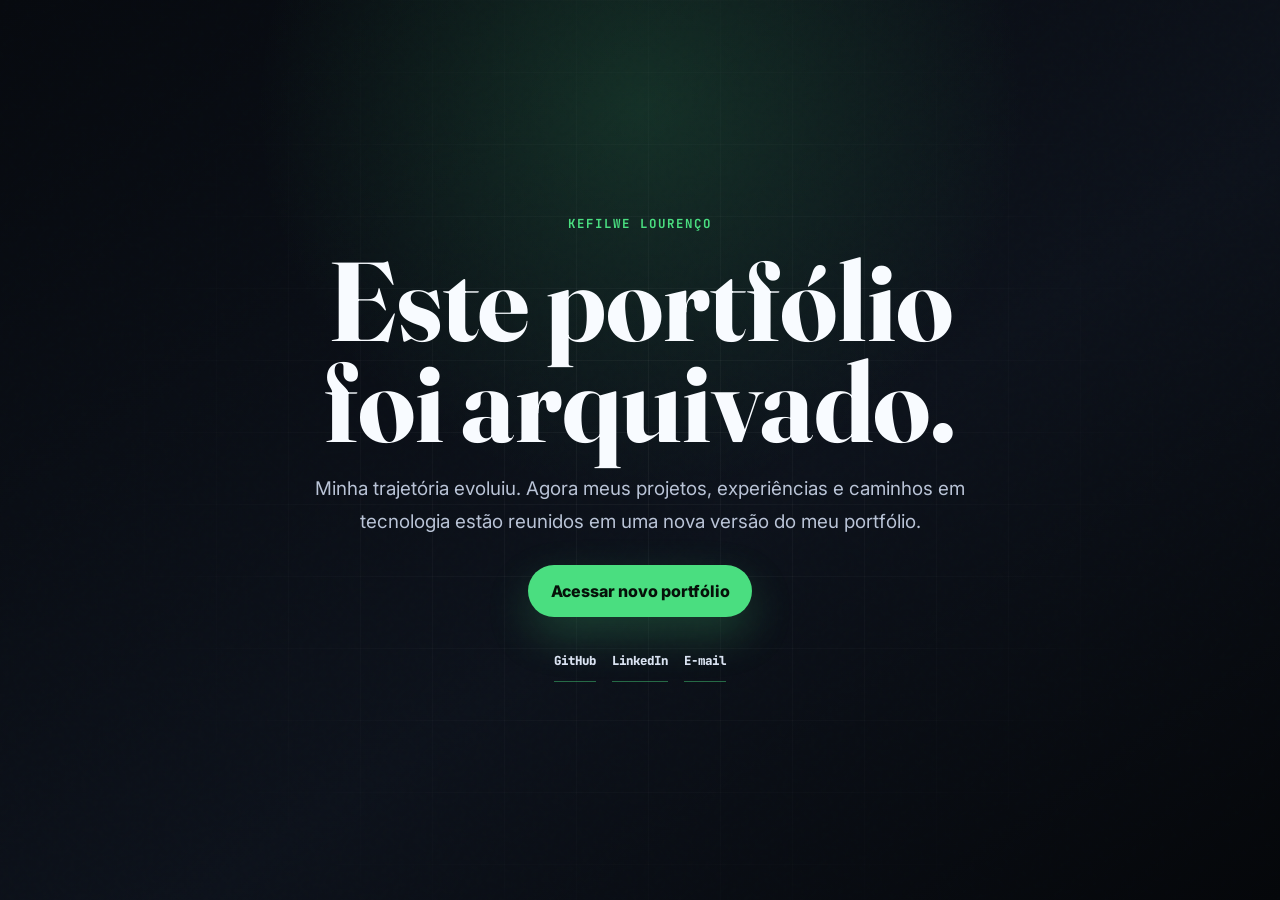
<file: index.html>
﻿<!doctype html>
<html lang="pt-BR">
  <head>
    <meta charset="UTF-8" />
    <meta name="viewport" content="width=device-width, initial-scale=1.0" />
    <meta name="theme-color" content="#070a0f" />
    <meta
      name="description"
      content="O portfólio antigo de Kefilwe Lourenço foi arquivado e redireciona para a nova versão em kefilwe.dev."
    />
    <meta property="og:title" content="Portfólio arquivado | Kefilwe Lourenço" />
    <meta
      property="og:description"
      content="Este portfólio antigo foi arquivado. Acesse a nova versão com projetos, experiências e caminhos em tecnologia."
    />
    <meta property="og:type" content="website" />
    <meta property="og:url" content="https://kefilwe.dev/" />
    <link rel="canonical" href="https://kefilwe.dev/" />
    <link rel="icon" href="./assets/img/favicon.svg" type="image/svg+xml" />
    <title>Portfólio arquivado | Kefilwe Lourenço</title>
    <style>
      @import url("https://fonts.googleapis.com/css2?family=Fraunces:opsz,wght@9..144,600;9..144,700&family=Inter:wght@400;500;600;700;800&family=JetBrains+Mono:wght@500;700&display=swap");

      * {
        box-sizing: border-box;
      }

      html {
        min-width: 320px;
        background: #070a0f;
      }

      body {
        min-width: 320px;
        min-height: 100svh;
        margin: 0;
        overflow-x: hidden;
        background: #070a0f;
        color: #edf2ff;
        font-family: Inter, ui-sans-serif, system-ui, sans-serif;
      }

      a {
        color: inherit;
        font: inherit;
      }

      ::selection {
        background: #4ade80;
        color: #07110a;
      }

      :focus-visible {
        outline: 3px solid #86efac;
        outline-offset: 5px;
        border-radius: 0.6rem;
      }

      .archive-page {
        position: relative;
        isolation: isolate;
        min-height: 100svh;
        display: grid;
        place-items: center;
        padding: clamp(1.25rem, 4vw, 3rem);
        background:
          radial-gradient(circle at 50% 12%, rgba(74, 222, 128, 0.16), transparent 24rem),
          linear-gradient(145deg, #070a0f 0%, #0d121b 58%, #05070a 100%);
      }

      .archive-page::before {
        content: "";
        position: fixed;
        inset: 0;
        z-index: -2;
        pointer-events: none;
        background-image:
          linear-gradient(rgba(255, 255, 255, 0.045) 1px, transparent 1px),
          linear-gradient(90deg, rgba(255, 255, 255, 0.045) 1px, transparent 1px);
        background-size: 72px 72px;
        mask-image: radial-gradient(circle at center, #000 0%, transparent 76%);
      }

      .archive-page::after {
        content: "";
        position: fixed;
        inset: 0;
        z-index: -1;
        pointer-events: none;
        opacity: 0.12;
        background-image: url("data:image/svg+xml,%3Csvg viewBox='0 0 180 180' xmlns='http://www.w3.org/2000/svg'%3E%3Cfilter id='n'%3E%3CfeTurbulence type='fractalNoise' baseFrequency='.9' numOctaves='3' stitchTiles='stitch'/%3E%3C/filter%3E%3Crect width='100%25' height='100%25' filter='url(%23n)' opacity='.42'/%3E%3C/svg%3E");
        mix-blend-mode: soft-light;
      }

      .archive-hero {
        width: min(100%, 760px);
        display: grid;
        justify-items: center;
        gap: 1.25rem;
        text-align: center;
      }

      .archive-kicker {
        margin: 0;
        color: #4ade80;
        font: 700 0.78rem/1 JetBrains Mono, monospace;
        letter-spacing: 0.16em;
        text-transform: uppercase;
      }

      .archive-hero h1 {
        max-width: 11ch;
        margin: 0;
        color: #f8fbff;
        font: 700 clamp(3.2rem, 11vw, 7rem) / 0.9 Fraunces, Georgia, serif;
        letter-spacing: 0;
      }

      .archive-copy {
        max-width: 42rem;
        margin: 0;
        color: #b9c3d6;
        font-size: clamp(1rem, 2vw, 1.18rem);
        line-height: 1.75;
      }

      .archive-primary {
        min-height: 3.25rem;
        display: inline-flex;
        align-items: center;
        justify-content: center;
        border: 1px solid rgba(74, 222, 128, 0.72);
        border-radius: 999px;
        background: #4ade80;
        color: #061109;
        font-weight: 800;
        margin-top: 0.4rem;
        padding: 0.9rem 1.35rem;
        text-decoration: none;
        box-shadow: 0 18px 44px rgba(74, 222, 128, 0.22);
        transition: transform 0.18s ease, box-shadow 0.18s ease, background 0.18s ease;
      }

      .archive-primary:hover {
        transform: translateY(-2px);
        background: #86efac;
        box-shadow: 0 24px 52px rgba(74, 222, 128, 0.28);
      }

      .archive-links {
        display: flex;
        flex-wrap: wrap;
        justify-content: center;
        gap: 0.65rem 1rem;
        margin-top: 0.3rem;
      }

      .archive-links a {
        min-height: 2.5rem;
        display: inline-flex;
        align-items: center;
        justify-content: center;
        border-bottom: 1px solid rgba(74, 222, 128, 0.44);
        color: #d9e2f1;
        font: 800 0.78rem/1 JetBrains Mono, monospace;
        text-decoration: none;
        transition: color 0.18s ease, border-color 0.18s ease;
      }

      .archive-links a:hover {
        border-color: #86efac;
        color: #86efac;
      }

      @media (max-width: 640px) {
        .archive-page {
          align-items: center;
          padding-inline: 1rem;
        }

        .archive-hero {
          gap: 1rem;
        }

        .archive-hero h1 {
          max-width: 10ch;
        }

        .archive-copy {
          max-width: 31rem;
        }

        .archive-primary {
          width: min(100%, 22rem);
        }
      }

      @media (prefers-reduced-motion: reduce) {
        *,
        *::before,
        *::after {
          scroll-behavior: auto !important;
          animation-duration: 0.01ms !important;
          animation-iteration-count: 1 !important;
          transition-duration: 0.01ms !important;
        }
      }
    </style>
  </head>
  <body>
    <main class="archive-page" aria-labelledby="archive-title">
      <section class="archive-hero">
        <p class="archive-kicker">Kefilwe Lourenço</p>
        <h1 id="archive-title">Este portfólio foi arquivado.</h1>
        <p class="archive-copy">
          Minha trajetória evoluiu. Agora meus projetos, experiências e caminhos em tecnologia
          estão reunidos em uma nova versão do meu portfólio.
        </p>

        <a class="archive-primary" href="https://kefilwe.dev/">Acessar novo portfólio</a>

        <nav class="archive-links" aria-label="Links sociais">
          <a href="https://github.com/KefilweLourenco" target="_blank" rel="noreferrer">GitHub</a>
          <a href="https://www.linkedin.com/in/kefilwe-lourenco/" target="_blank" rel="noreferrer">LinkedIn</a>
          <a href="mailto:kefilwebr@hotmail.com">E-mail</a>
        </nav>
      </section>
    </main>

    <script>
      window.setTimeout(function () {
        window.location.assign("https://kefilwe.dev/");
      }, 5000);
    </script>
  </body>
</html>
</file>
